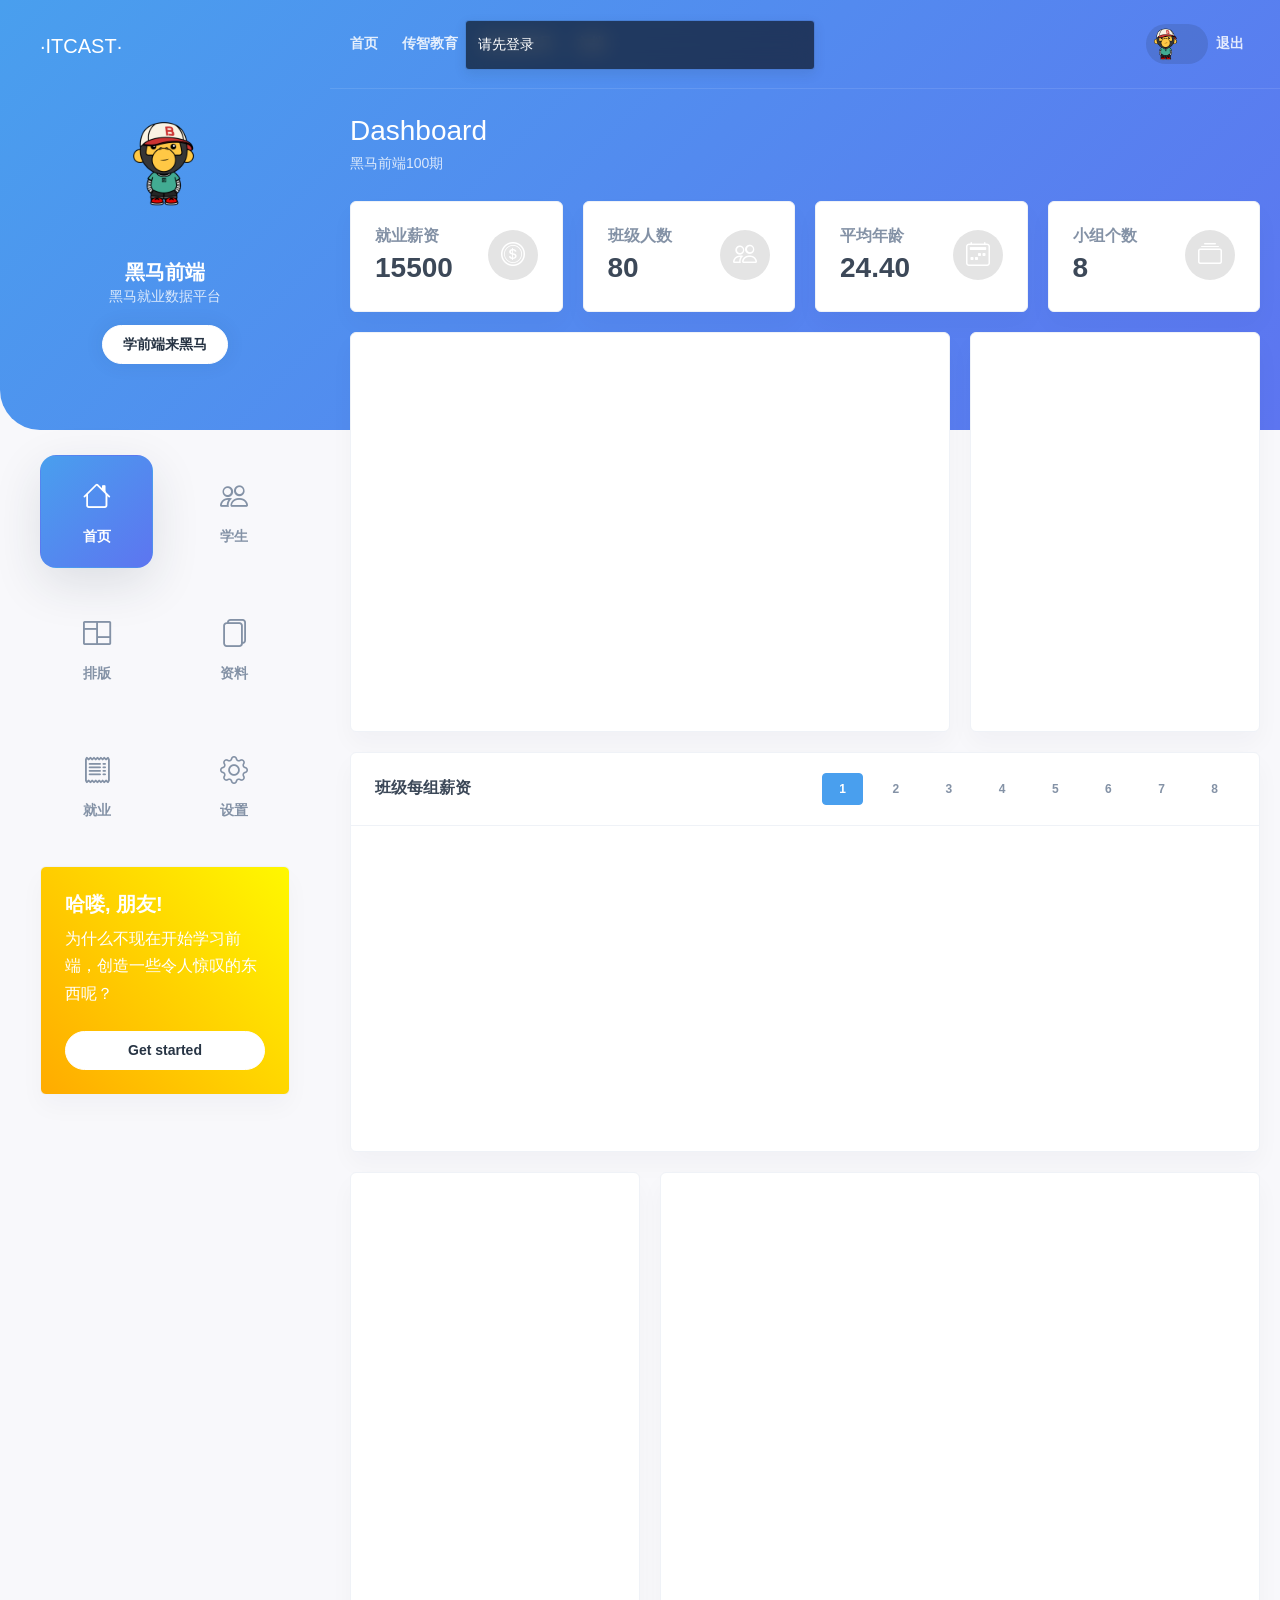
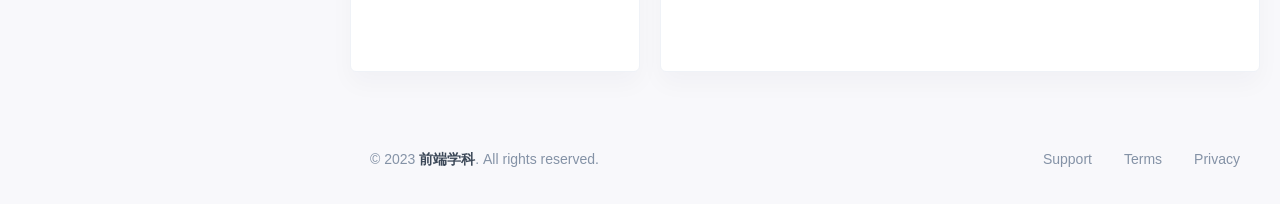
<file: index.html>
<!DOCTYPE html>
<html lang="zh-CN">

<head>
  <meta charset="UTF-8" />
  <meta http-equiv="X-UA-Compatible" content="IE=edge" />
  <meta name="viewport" content="width=device-width, initial-scale=1.0" />
  <title>首页</title>
  <link rel="stylesheet" href="./bootstrap/bootstrap.min.css" />
  <link rel="stylesheet" href="./bootstrap/bootstrap-icons.css" />
  <link rel="stylesheet" href="./css/common.css" />
  <link rel="stylesheet" href="./css/index.css" />
</head>

<body class="application application-offset sidenav-pinned ready">
  <div class="container-fluid container-application">
    <div class="sidenav show" id="sidenav-main">
      <!-- Sidenav header -->
      <div class="sidenav-header d-flex align-items-center">
        <a class="navbar-brand" href="./index.html">
          <span class="logo">·ITCAST·</span>
        </a>
      </div>
      <!-- User mini profile -->
      <div class="sidenav-user d-flex flex-column align-items-center justify-content-between text-center">
        <!-- Avatar -->
        <div>
          <a href="#" class="avatar rounded-circle avatar-xl">
            <img alt="Image placeholder" src="./imgs/avatar.png" class="" />
          </a>
          <div class="mt-5">
            <h5 class="mb-0 text-white">黑马前端</h5>
            <span class="d-block text-sm text-white opacity-8 mb-3">黑马就业数据平台</span>
            <a href="javascript:;" class="btn btn-sm btn-white btn-icon rounded-pill shadow hover-translate-y-n3">
              <span class="btn-inner--text">学前端来黑马</span>
            </a>
          </div>
        </div>
      </div>
      <!-- Application nav -->
      <div class="nav-application clearfix">
        <a href="./index.html" class="btn btn-square text-sm active">
          <span class="btn-inner--icon d-block"><i class="bi bi-house bi-2x"></i></span>
          <span class="btn-inner--icon d-block pt-2">首页</span>
        </a>
        <a href="./student.html" class="btn btn-square text-sm">
          <span class="btn-inner--icon d-block"><i class="bi bi-people bi-2x"></i></span>
          <span class="btn-inner--icon d-block pt-2">学生</span>
        </a>
        <a href="javascript:;" class="btn btn-square text-sm">
          <span class="btn-inner--icon d-block"><i class="bi bi-columns bi-2x"></i></span>
          <span class="btn-inner--icon d-block pt-2">排版</span>
        </a>
        <a href="javascript:;" class="btn btn-square text-sm">
          <span class="btn-inner--icon d-block"><i class="bi bi-files bi-2x"></i></span>
          <span class="btn-inner--icon d-block pt-2">资料</span>
        </a>
        <a href="javascript:;" class="btn btn-square text-sm">
          <span class="btn-inner--icon d-block"><i class="bi bi-receipt bi-2x"></i></span>
          <span class="btn-inner--icon d-block pt-2">就业</span>
        </a>
        <a href="javascript:;" class="btn btn-square text-sm">
          <span class="btn-inner--icon d-block"><i class="bi bi-gear bi-2x"></i></span>
          <span class="btn-inner--icon d-block pt-2">设置</span>
        </a>
      </div>
      <!-- Misc area -->
      <div class="card bg-gradient-warning">
        <div class="card-body">
          <h5 class="text-white">哈喽, 朋友!</h5>
          <p class="text-white mb-4">为什么不现在开始学习前端，创造一些令人惊叹的东西呢？</p>
          <a href="http://itcast.cn" class="btn btn-sm btn-block btn-white rounded-pill" target="_blank">Get started</a>
        </div>
      </div>
    </div>
    <div class="main-content position-relative">
      <nav class="navbar navbar-main navbar-expand-lg navbar-dark navbar-border" id="navbar-main">
        <div class="container-fluid">
          <!-- Navbar nav -->
          <div class="collapse navbar-collapse navbar-collapse-fade" id="navbar-main-collapse">
            <ul class="navbar-nav align-items-lg-center">
              <!-- Home  -->
              <li class="nav-item">
                <a class="nav-link pl-lg-0" href="./index.html"> 首页 </a>
              </li>
              <li class="nav-item">
                <a class="nav-link pl-lg-0" href="./index.html"> 传智教育 </a>
              </li>
              <li class="nav-item">
                <a class="nav-link pl-lg-0" href="./index.html"> 黑马程序员 </a>
              </li>
              <li class="nav-item">
                <a class="nav-link pl-lg-0" href="./index.html"> 文档 </a>
              </li>
            </ul>
            <!-- Right menu -->
            <ul class="navbar-nav ml-lg-auto align-items-center d-none d-lg-flex">
              <li class="nav-item dropdown dropdown-animate">
                <a class="nav-link pr-lg-0" href="javascript:void(0)" role="button" data-toggle="dropdown" aria-haspopup="true" aria-expanded="false">
                  <div class="media media-pill align-items-center">
                    <span class="avatar rounded-circle">
                      <img alt="Image placeholder" src="./imgs/avatar.png" />
                    </span>
                    <div class="ml-2 d-none d-lg-block">
                      <span class="mb-0 text-sm font-weight-bold username">Admin</span>
                    </div>
                  </div>
                </a>
              </li>
              <li class="nav-item">
                <a class="nav-link pl-lg-0" id="logout" href="javascript:;"> 退出 </a>
              </li>
            </ul>
          </div>
        </div>
      </nav>
      <div class="page-content">
        <!-- Page Title -->
        <div class="page-title">
          <div class="row justify-content-between align-items-center">
            <div class="col-md-6 mb-3 mb-md-0">
              <h5 class="h3 font-weight-400 mb-0 text-white">Dashboard</h5>
              <span class="text-sm text-white opacity-8">黑马前端100期</span>
            </div>
          </div>
        </div>
        <!-- charts -->
        <div class="row">
          <div class="col-xl-3 col-md-6">
            <div class="card card-stats">
              <div class="card-body">
                <div class="row">
                  <div class="col">
                    <h6 class="text-muted mb-1">就业薪资</h6>
                    <span class="h3 font-weight-bold mb-0 salary">15500</span>
                  </div>
                  <div class="col-auto">
                    <i class="bi bi-coin"></i>
                  </div>
                </div>
              </div>
            </div>
          </div>
          <div class="col-xl-3 col-md-6">
            <div class="card card-stats">
              <div class="card-body">
                <div class="row">
                  <div class="col">
                    <h6 class="text-muted mb-1">班级人数</h6>
                    <span class="h3 font-weight-bold mb-0 student_count">80</span>
                  </div>
                  <div class="col-auto">
                    <i class="bi bi-people"></i>
                  </div>
                </div>
              </div>
            </div>
          </div>
          <div class="col-xl-3 col-md-6">
            <div class="card card-stats">
              <div class="card-body">
                <div class="row">
                  <div class="col">
                    <h6 class="text-muted mb-1">平均年龄</h6>
                    <span class="h3 font-weight-bold mb-0 age">24.40</span>
                  </div>
                  <div class="col-auto">
                    <i class="bi bi-calendar2-week"></i>
                  </div>
                </div>
              </div>
            </div>
          </div>
          <div class="col-xl-3 col-md-6">
            <div class="card card-stats">
              <!-- Card body -->
              <div class="card-body">
                <div class="row">
                  <div class="col">
                    <h6 class="text-muted mb-1">小组个数</h6>
                    <span class="h3 font-weight-bold mb-0 group_count">8</span>
                  </div>
                  <div class="col-auto">
                    <i class="bi bi-collection"></i>
                  </div>
                </div>
              </div>
            </div>
          </div>
        </div>
        <div class="row">
          <div class="col col-xl-8">
            <div class="card" id="line" style="height: 400px"></div>
          </div>
          <div class="col col-xl-4">
            <div class="card" id="salary" style="height: 400px"></div>
          </div>
          <div class="col col-xl-12">
            <div class="card" style="height: 400px">
              <div class="card-header">
                <div class="d-flex justify-content-between align-items-center">
                  <h6 class="mb-0">班级每组薪资</h6>
                  <div id="btns">
                    <button type="button" class="btn btn-xs btn-blue">1</button>
                    <button type="button" class="btn btn-xs">2</button>
                    <button type="button" class="btn btn-xs">3</button>
                    <button type="button" class="btn btn-xs">4</button>
                    <button type="button" class="btn btn-xs">5</button>
                    <button type="button" class="btn btn-xs">6</button>
                    <button type="button" class="btn btn-xs">7</button>
                    <button type="button" class="btn btn-xs">8</button>
                  </div>
                </div>
              </div>
              <div class="card-body p-0" id="lines"></div>
            </div>
          </div>
          <div class="col col-xl-4">
            <div class="card" id="gender" style="height: 500px"></div>
          </div>
          <div class="col col-xl-8">
            <div class="card" id="map" style="height: 500px"></div>
          </div>
        </div>
        <!-- footer -->
        <div class="footer pt-5 pb-4 footer-light" id="footer-main">
          <div class="row text-center text-sm-left align-items-sm-center">
            <div class="col-sm-6">
              <p class="text-sm mb-0">© 2023 <a href="https://itcast.cn" class="h6 text-sm" target="_blank">前端学科</a>. All rights reserved.</p>
            </div>
            <div class="col-sm-6 mb-md-0">
              <ul class="nav justify-content-center justify-content-md-end">
                <li class="nav-item">
                  <a class="nav-link" href="#">Support</a>
                </li>
                <li class="nav-item">
                  <a class="nav-link" href="#">Terms</a>
                </li>
                <li class="nav-item">
                  <a class="nav-link pr-0" href="#">Privacy</a>
                </li>
              </ul>
            </div>
          </div>
        </div>
      </div>
    </div>
  </div>
  <!-- toast -->
  <div class=" toast bg-rgba my-toast" data-bs-delay="1500" aria-live="assertive" aria-atomic="true" role="alert">
    <div class="toast-body">提示消息</div>
  </div>
  <script src="./bootstrap/bootstrap.min.js"></script>
  <script src="./lib/axios.js"></script>
  <script src="./lib/echarts.min.js"></script>
  <script src="./lib/china.js"></script>
  <!-- 公共逻辑 -->
  <script src="./js/common.js"></script>
  <!-- 核心逻辑 -->
  <script src="./js/index.js"></script>
</body>

</html>
</file>
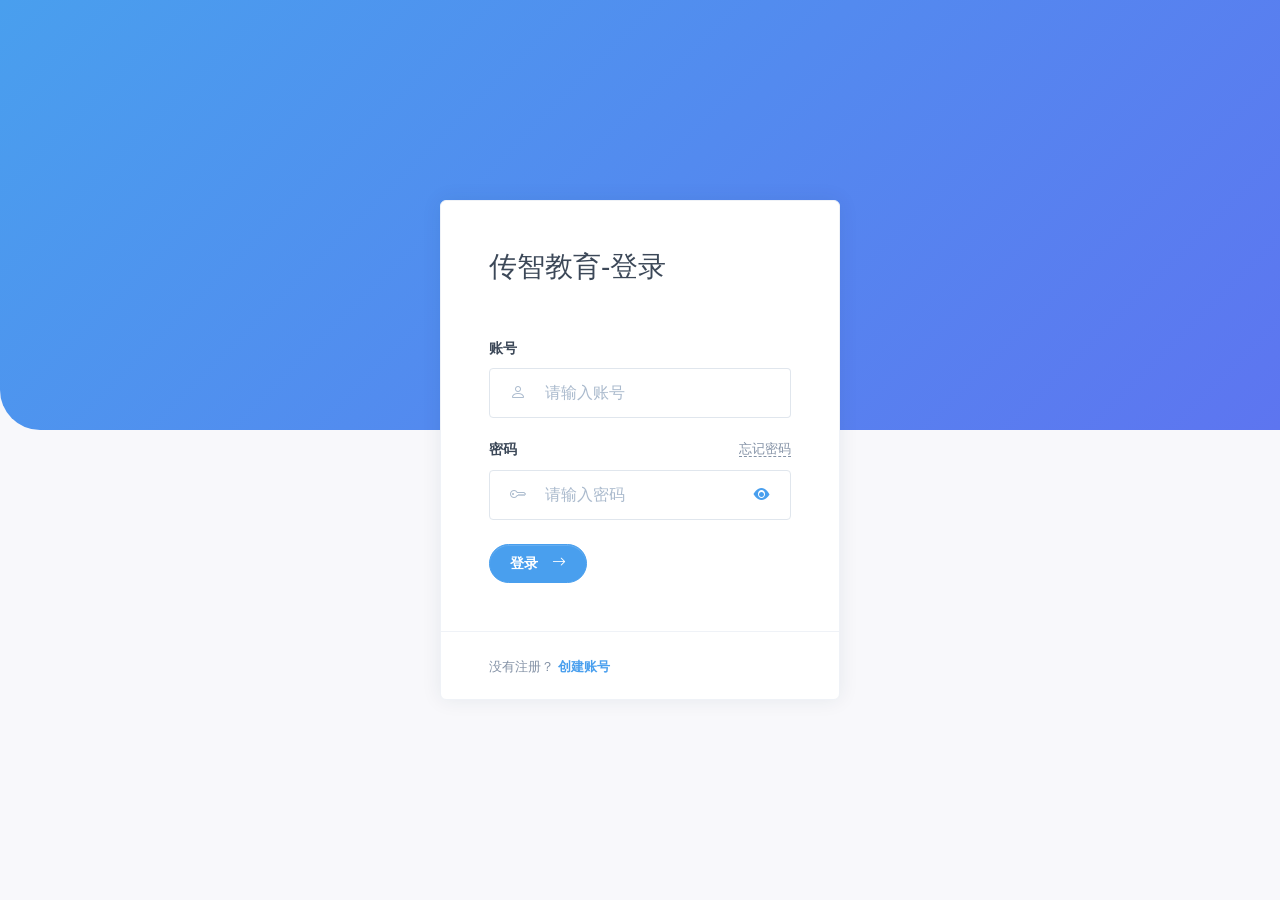
<file: login.html>
<!DOCTYPE html>
<html lang="zh-CN">

<head>
  <meta charset="UTF-8" />
  <meta http-equiv="X-UA-Compatible" content="IE=edge" />
  <meta name="viewport" content="width=device-width, initial-scale=1.0" />
  <title>登录</title>
  <link rel="stylesheet" href="./bootstrap/bootstrap.min.css" />
  <link rel="stylesheet" href="./bootstrap/bootstrap-icons.css" />
  <link rel="stylesheet" href="./css/common.css" />
  <link rel="stylesheet" href="./css/login.css" />
</head>

<body class="application application-offset sidenav-pinned ready">
  <div class="container-fluid container-application">
    <div class="main-content position-relative">
      <!-- Page content -->
      <div class="page-content">
        <div class="min-vh-100 py-5 d-flex align-items-center">
          <div class="w-100">
            <div class="row justify-content-center">
              <div class="col-sm-8 col-lg-4">
                <div class="card shadow zindex-100 mb-0">
                  <div class="card-body px-md-5 py-5">
                    <div class="mb-5">
                      <h6 class="h3">传智教育-登录</h6>
                    </div>
                    <span class="clearfix"></span>
                    <form class="login-form" role="form" autocomplete="off">
                      <div class="form-group">
                        <label class="form-control-label">账号</label>
                        <div class="input-group input-group-merge">
                          <div class="input-group-prepend">
                            <span class="input-group-text"><i class="bi bi-person"></i></span>
                          </div>
                          <input name="username" type="text" class="form-control" id="input-email" placeholder="请输入账号" />
                        </div>
                      </div>
                      <div class="form-group mb-4">
                        <div class="d-flex align-items-center justify-content-between">
                          <div>
                            <label class="form-control-label">密码</label>
                          </div>
                          <div class="mb-2">
                            <a href="javascript:;" class="small text-muted text-underline--dashed border-primary">忘记密码</a>
                          </div>
                        </div>
                        <div class="input-group input-group-merge">
                          <div class="input-group-prepend">
                            <span class="input-group-text"><i class="bi bi-key"></i></span>
                          </div>
                          <input name="password" type="password" class="form-control" id="input-password" placeholder="请输入密码" />
                          <div class="input-group-append">
                            <span class="input-group-text">
                              <a href="javascript:;" data-toggle="password-text" data-target="#input-password">
                                <i class="bi bi-eye-fill text-blue"></i>
                              </a>
                            </span>
                          </div>
                        </div>
                      </div>
                      <div class="mt-4">
                        <button id="btn-login" type="button" class="btn btn-sm btn-info btn-icon btn-blue rounded-pill">
                          <span class="btn-inner--text">登录</span>
                          <span class="btn-inner--icon"><i class="bi bi-arrow-right"></i></span>
                        </button>
                      </div>
                    </form>
                  </div>
                  <div class="card-footer px-md-5"><small>没有注册？</small> <a href="./register.html" class="small font-weight-bold text-blue">创建账号</a></div>
                </div>
              </div>
            </div>
          </div>
        </div>
      </div>
    </div>
  </div>
  <!-- toast -->
  <div class=" toast bg-rgba my-toast" data-bs-delay="1500" aria-live="assertive" aria-atomic="true" role="alert">
    <div class="toast-body">提示消息</div>
  </div>
  <script src="./bootstrap/bootstrap.min.js"></script>
  <script src="./lib/form-serialize.js"></script>
  <script src="./lib/axios.js"></script>
  <!-- 公共逻辑 -->
  <script src="./js/common.js"></script>
  <!-- 核心逻辑 -->
  <script src="./js/login.js"></script>
</body>

</html>
</file>
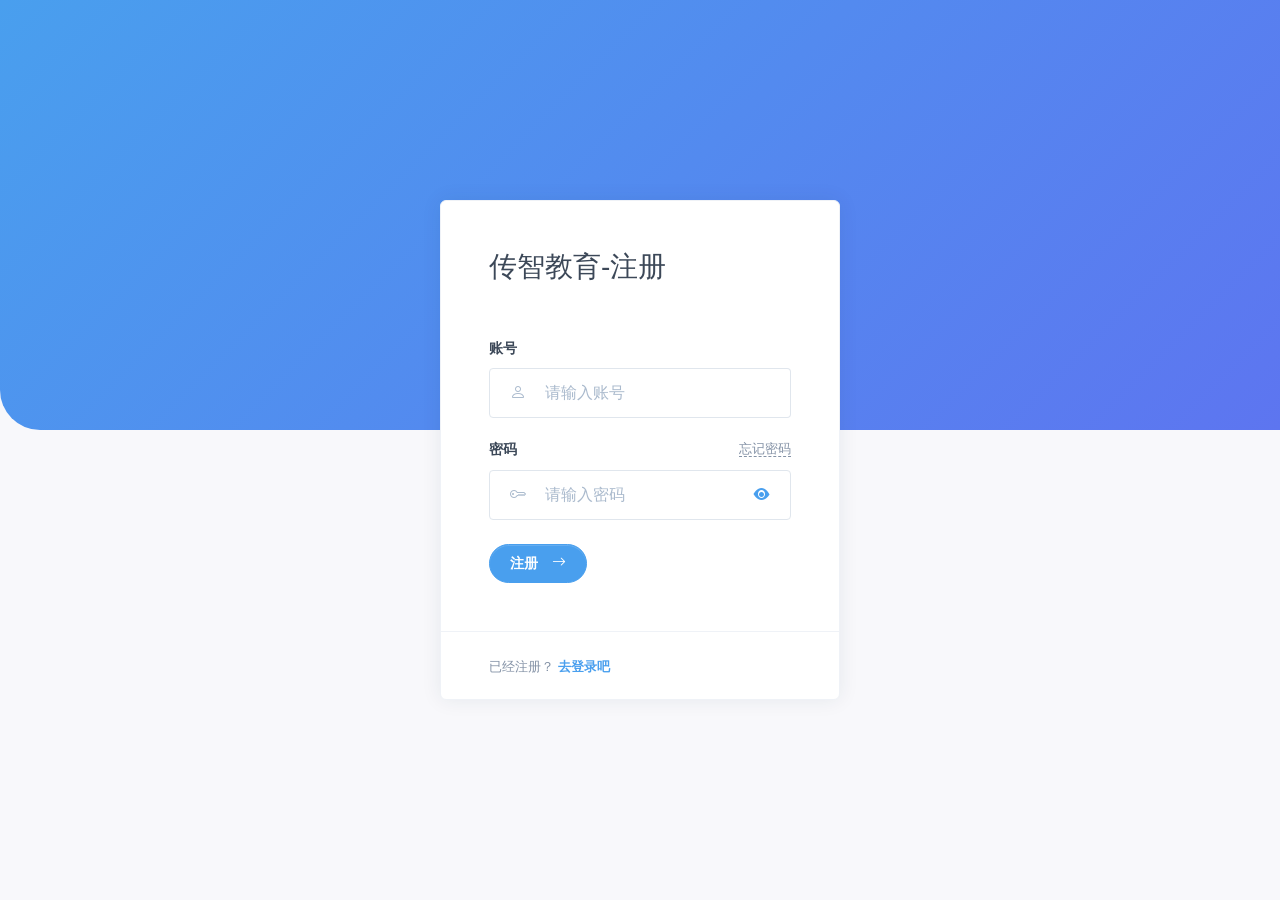
<file: register.html>
<!DOCTYPE html>
<html lang="zh-CN">

<head>
  <meta charset="UTF-8" />
  <meta http-equiv="X-UA-Compatible" content="IE=edge" />
  <meta name="viewport" content="width=device-width, initial-scale=1.0" />
  <title>登录</title>
  <link rel="stylesheet" href="./bootstrap/bootstrap.min.css" />
  <link rel="stylesheet" href="./bootstrap/bootstrap-icons.css" />
  <link rel="stylesheet" href="./css/common.css" />
  <link rel="stylesheet" href="./css/login.css" />
</head>

<body class="application application-offset sidenav-pinned ready">
  <div class="container-fluid container-application">
    <div class="main-content position-relative">
      <!-- Page content -->
      <div class="page-content">
        <div class="min-vh-100 py-5 d-flex align-items-center">
          <div class="w-100">
            <div class="row justify-content-center">
              <div class="col-sm-8 col-lg-4">
                <div class="card shadow zindex-100 mb-0">
                  <div class="card-body px-md-5 py-5">
                    <div class="mb-5">
                      <h6 class="h3">传智教育-注册</h6>
                    </div>
                    <span class="clearfix"></span>
                    <form class="register-form" role="form" autocomplete="off">
                      <div class="form-group">
                        <label class="form-control-label">账号</label>
                        <div class="input-group input-group-merge">
                          <div class="input-group-prepend">
                            <span class="input-group-text"><i class="bi bi-person"></i></span>
                          </div>
                          <input name="username" type="text" class="form-control" id="input-email" placeholder="请输入账号" />
                        </div>
                      </div>
                      <div class="form-group mb-4">
                        <div class="d-flex align-items-center justify-content-between">
                          <div>
                            <label class="form-control-label">密码</label>
                          </div>
                          <div class="mb-2">
                            <a href="javascript:;" class="small text-muted text-underline--dashed border-primary">忘记密码</a>
                          </div>
                        </div>
                        <div class="input-group input-group-merge">
                          <div class="input-group-prepend">
                            <span class="input-group-text"><i class="bi bi-key"></i></span>
                          </div>
                          <input name="password" type="password" class="form-control" id="input-password" placeholder="请输入密码" />
                          <div class="input-group-append">
                            <span class="input-group-text">
                              <a href="javascript:;" data-toggle="password-text" data-target="#input-password">
                                <i class="bi bi-eye-fill text-blue"></i>
                              </a>
                            </span>
                          </div>
                        </div>
                      </div>
                      <div class="mt-4">
                        <button id="btn-register" type="button" class="btn btn-sm btn-info btn-icon btn-blue rounded-pill ">
                          <span class="btn-inner--text">注册</span>
                          <span class="btn-inner--icon"><i class="bi bi-arrow-right"></i></span>
                        </button>
                      </div>
                    </form>
                  </div>
                  <div class="card-footer px-md-5">
                    <small>已经注册？</small> <a href="./login.html" class="small font-weight-bold text-blue">去登录吧</a>
                  </div>
                </div>
              </div>
            </div>
          </div>
        </div>
      </div>
    </div>
  </div>
  <!-- toast -->
  <div class=" toast bg-rgba my-toast" data-bs-delay="1500" aria-live="assertive" aria-atomic="true" role="alert">
    <div class="toast-body">提示消息</div>
  </div>
  <script src="./bootstrap/bootstrap.min.js"></script>
  <script src="./lib/form-serialize.js"></script>
  <script src="./lib/axios.js"></script>
  <!-- 公共逻辑 -->
  <script src="./js/common.js"></script>
  <!-- 核心逻辑 -->
  <script src="./js/register.js"></script>
  <script>

  </script>
</body>

</html>
</file>
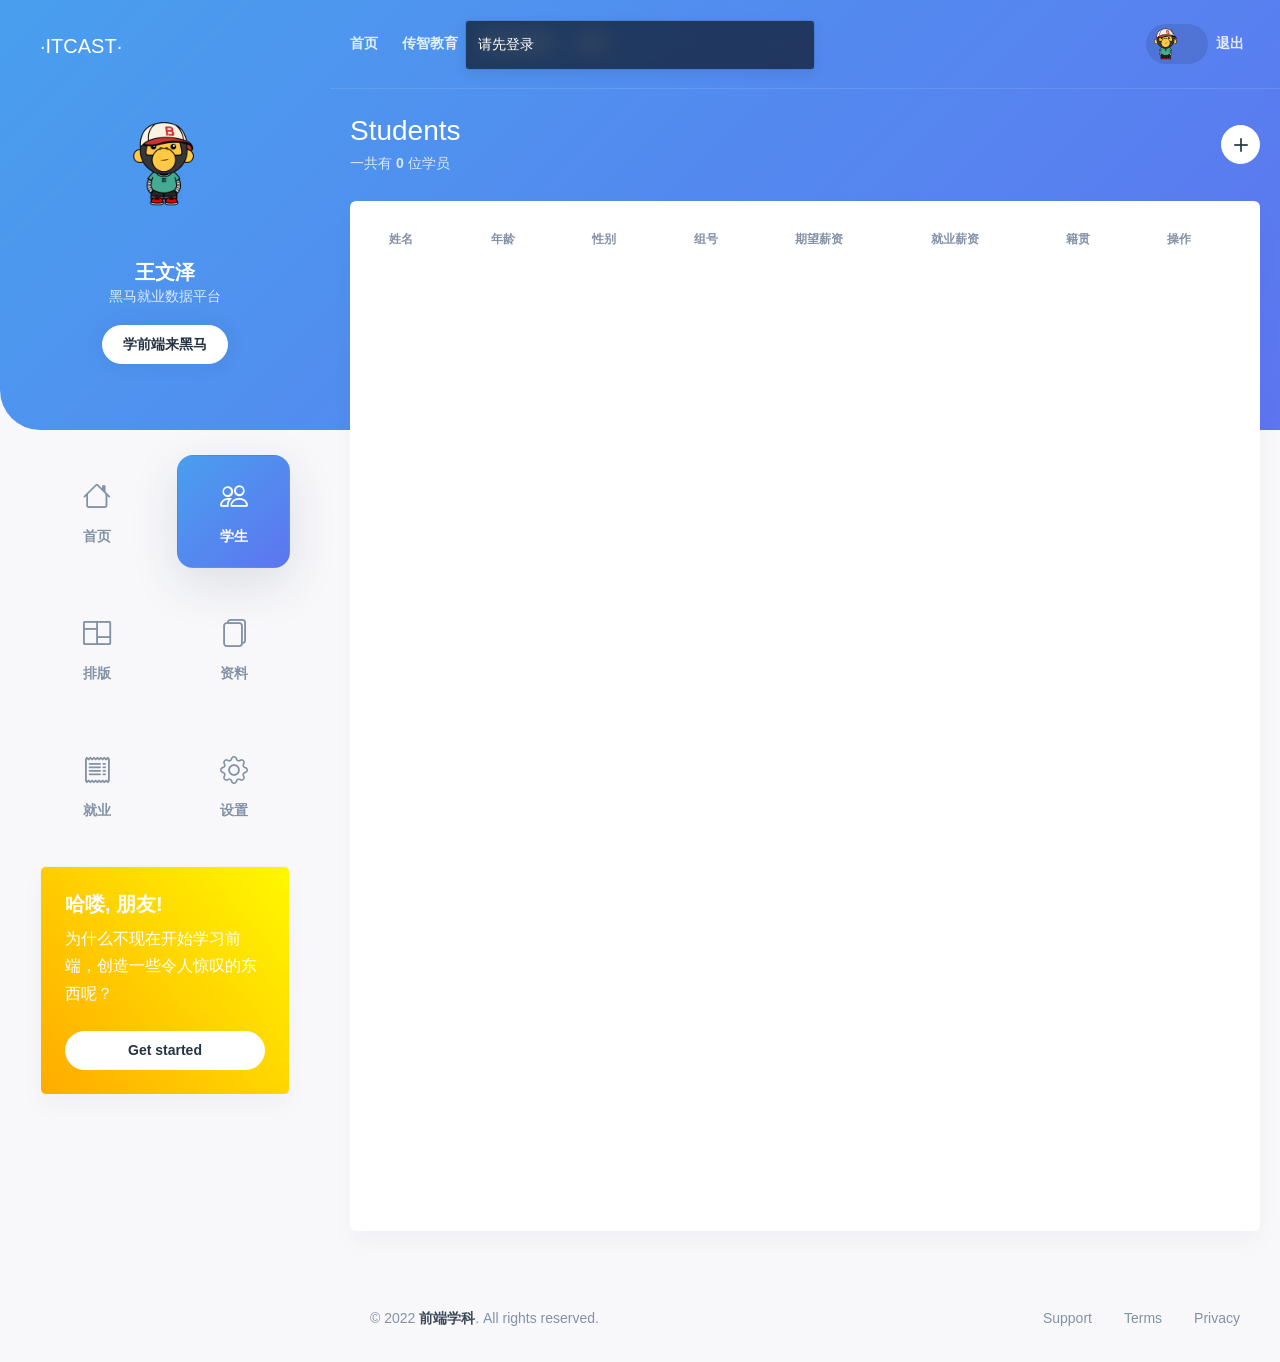
<file: student.html>
<!DOCTYPE html>
<html lang="zh-CN">

<head>
  <meta charset="UTF-8" />
  <meta http-equiv="X-UA-Compatible" content="IE=edge" />
  <meta name="viewport" content="width=device-width, initial-scale=1.0" />
  <title>学生</title>
  <link rel="stylesheet" href="./bootstrap/bootstrap.min.css" />
  <link rel="stylesheet" href="./bootstrap/bootstrap-icons.css" />
  <link rel="stylesheet" href="./css/common.css" />
  <link rel="stylesheet" href="./css/student.css" />
</head>

<body class="application application-offset sidenav-pinned ready">
  <div class="container-fluid container-application">
    <div class="sidenav show" id="sidenav-main">
      <!-- Sidenav header -->
      <div class="sidenav-header d-flex align-items-center">
        <a class="navbar-brand" href="./index.html">
          <span class="logo">·ITCAST·</span>
        </a>
      </div>
      <!-- User mini profile -->
      <div class="sidenav-user d-flex flex-column align-items-center justify-content-between text-center">
        <!-- Avatar -->
        <div>
          <a href="#" class="avatar rounded-circle avatar-xl">
            <img alt="Image placeholder" src="./imgs/avatar.png" class="" />
          </a>
          <div class="mt-5">
            <h5 class="mb-0 text-white">王文泽</h5>
            <span class="d-block text-sm text-white opacity-8 mb-3">黑马就业数据平台</span>
            <a href="javascript:;" class="btn btn-sm btn-white btn-icon rounded-pill shadow hover-translate-y-n3">
              <span class="btn-inner--text">学前端来黑马</span>
            </a>
          </div>
        </div>
      </div>
      <!-- Application nav -->
      <div class="nav-application clearfix">
        <a href="./index.html" class="btn btn-square text-sm">
          <span class="btn-inner--icon d-block"><i class="bi bi-house bi-2x"></i></span>
          <span class="btn-inner--icon d-block pt-2">首页</span>
        </a>
        <a href="./student.html" class="btn btn-square text-sm active">
          <span class="btn-inner--icon d-block"><i class="bi bi-people bi-2x"></i></span>
          <span class="btn-inner--icon d-block pt-2">学生</span>
        </a>
        <a href="javascript:;" class="btn btn-square text-sm">
          <span class="btn-inner--icon d-block"><i class="bi bi-columns bi-2x"></i></span>
          <span class="btn-inner--icon d-block pt-2">排版</span>
        </a>
        <a href="javascript:;" class="btn btn-square text-sm">
          <span class="btn-inner--icon d-block"><i class="bi bi-files bi-2x"></i></span>
          <span class="btn-inner--icon d-block pt-2">资料</span>
        </a>
        <a href="javascript:;" class="btn btn-square text-sm">
          <span class="btn-inner--icon d-block"><i class="bi bi-receipt bi-2x"></i></span>
          <span class="btn-inner--icon d-block pt-2">就业</span>
        </a>
        <a href="javascript:;" class="btn btn-square text-sm">
          <span class="btn-inner--icon d-block"><i class="bi bi-gear bi-2x"></i></span>
          <span class="btn-inner--icon d-block pt-2">设置</span>
        </a>
      </div>
      <!-- Misc area -->
      <div class="card bg-gradient-warning">
        <div class="card-body">
          <h5 class="text-white">哈喽, 朋友!</h5>
          <p class="text-white mb-4">为什么不现在开始学习前端，创造一些令人惊叹的东西呢？</p>
          <a href="http://itcast.cn" class="btn btn-sm btn-block btn-white rounded-pill" target="_blank">Get started</a>
        </div>
      </div>
    </div>
    <div class="main-content position-relative">
      <nav class="navbar navbar-main navbar-expand-lg navbar-dark navbar-border" id="navbar-main">
        <div class="container-fluid">
          <!-- Navbar nav -->
          <div class="collapse navbar-collapse navbar-collapse-fade" id="navbar-main-collapse">
            <ul class="navbar-nav align-items-lg-center">
              <!-- Home  -->
              <li class="nav-item">
                <a class="nav-link pl-lg-0" href="./index.html"> 首页 </a>
              </li>
              <li class="nav-item">
                <a class="nav-link pl-lg-0" href="./index.html"> 传智教育 </a>
              </li>
              <li class="nav-item">
                <a class="nav-link pl-lg-0" href="./index.html"> 黑马程序员 </a>
              </li>
              <li class="nav-item">
                <a class="nav-link pl-lg-0" href="./index.html"> 文档 </a>
              </li>
            </ul>
            <!-- Right menu -->
            <ul class="navbar-nav ml-lg-auto align-items-center d-none d-lg-flex">
              <li class="nav-item dropdown dropdown-animate">
                <a class="nav-link pr-lg-0" href="javascript:void(0)" role="button" data-toggle="dropdown" aria-haspopup="true" aria-expanded="false">
                  <div class="media media-pill align-items-center">
                    <span class="avatar rounded-circle">
                      <img alt="Image placeholder" src="./imgs/avatar.png" />
                    </span>
                    <div class="ml-2 d-none d-lg-block">
                      <span class="mb-0 text-sm font-weight-bold username">Admin</span>
                    </div>
                  </div>
                </a>
              </li>
              <li class="nav-item">
                <a class="nav-link pl-lg-0" id="logout" href="javascript:;"> 退出 </a>
              </li>
            </ul>
          </div>
        </div>
      </nav>
      <div class="page-content">
        <div class="page-title mb-3">
          <div class="row justify-content-between align-items-center">
            <div class="col-md-6 mb-3 mb-md-0">
              <h5 class="h3 font-weight-400 mb-0 text-white">Students</h5>
              <span class="text-sm text-white opacity-8">一共有 <b class="total">0</b> 位学员</span>
            </div>
            <div class="col-md-6 d-flex align-items-center justify-content-between justify-content-md-end">
              <a id="openModal" href="javascript:;" class="btn btn-sm btn-white btn-icon-only rounded-circle ml-4">
                <span class="btn-inner--icon"><i class="bi bi-plus bi-2x"></i></span>
              </a>
            </div>
          </div>
        </div>
        <div class="row">
          <div class="col">
            <div class="card card-fluid">
              <div class="table-responsive" style="min-height: 1000px">
                <table class="table align-items-center">
                  <thead>
                    <tr>
                      <th>姓名</th>
                      <th>年龄</th>
                      <th>性别</th>
                      <th>组号</th>
                      <th>期望薪资</th>
                      <th>就业薪资</th>
                      <th>籍贯</th>
                      <th>操作</th>
                    </tr>
                  </thead>
                  <tbody class="list">
                    <!-- <tr>
                      <td>张杰</td>
                      <td>20</td>
                      <td>男</td>
                      <td>第2组</td>
                      <td>10000</td>
                      <td>13000</td>
                      <td>北京北京市东城区</td>
                      <td>
                        <a href="javascript:;" class="text-success mr-3"><i class="bi bi-pen"></i></a>
                        <a href="javascript:;" class="text-danger"><i class="bi bi-trash"></i></a>
                      </td>
                    </tr> -->
                  </tbody>
                </table>
              </div>
            </div>
          </div>
        </div>
        <!-- footer -->
        <div class="footer pt-5 pb-4 footer-light" id="footer-main">
          <div class="row text-center text-sm-left align-items-sm-center">
            <div class="col-sm-6">
              <p class="text-sm mb-0">© 2022 <a href="https://itcast.cn" class="h6 text-sm" target="_blank">前端学科</a>. All rights reserved.</p>
            </div>
            <div class="col-sm-6 mb-md-0">
              <ul class="nav justify-content-center justify-content-md-end">
                <li class="nav-item">
                  <a class="nav-link" href="#">Support</a>
                </li>
                <li class="nav-item">
                  <a class="nav-link" href="#">Terms</a>
                </li>
                <li class="nav-item">
                  <a class="nav-link pr-0" href="#">Privacy</a>
                </li>
              </ul>
            </div>
          </div>
        </div>
      </div>
    </div>
  </div>
  <!-- toast -->
  <div class=" toast bg-rgba my-toast" data-bs-delay="1500" aria-live="assertive" aria-atomic="true" role="alert">
    <div class="toast-body">提示消息</div>
  </div>
  <!-- add Modal -->
  <div class="modal fade" id="modal">
    <div class="modal-dialog modal-lg">
      <div class="modal-content">
        <div class="modal-header">
          <h5 class="modal-title">添加学员</h5>
          <button type="button" class="btn-close" data-bs-dismiss="modal" aria-label="Close"></button>
        </div>
        <div class="modal-body">
          <form id="form" class="g-3 row" autocomplete="off" novalidate>
            <div class="col-sm-6">
              <div class="form-group">
                <label class="input-group-label">姓名：</label>
                <input type="text" name="name" class="form-control" placeholder="请输入姓名" />
              </div>
            </div>
            <div class="col-sm-6">
              <div class="form-group">
                <label class="input-group-label">性别：</label>
                <div class="input">
                  <div class="form-check d-inline-block">
                    <input value="0" checked id="cb01" class="form-check-input" type="radio" name="gender" />
                    <label for="cb01" class="form-check-label">男</label>
                  </div>
                  <div class="form-check d-inline-block">
                    <input value="1" id="cb02" class="form-check-input" type="radio" name="gender" />
                    <label for="cb02" class="form-check-label">女</label>
                  </div>
                </div>
              </div>
            </div>
            <div class="col-sm-6">
              <div class="form-group">
                <label class="input-group-label">年龄：</label>
                <input type="text" name="age" class="form-control" placeholder="请输入年龄" />
              </div>
            </div>
            <div class="col-sm-6">
              <div class="form-group">
                <label class="input-group-label">组号：</label>
                <input type="text" name="group" class="form-control" placeholder="请输入1-8组号" />
              </div>
            </div>
            <div class="col-sm-6">
              <div class="form-group">
                <label class="input-group-label">期望薪资：</label>
                <input type="text" name="hope_salary" class="form-control" placeholder="请输入期望薪资" />
              </div>
            </div>
            <div class="col-sm-6">
              <div class="form-group">
                <label class="input-group-label">就业薪资：</label>
                <input type="text" name="salary" class="form-control" placeholder="请输入就业薪资" />
              </div>
            </div>
            <div class="col-sm-12">
              <div class="form-group">
                <label class="input-group-label">籍贯：</label>
                <div class="input pl-0">
                  <select class="form-select custom-select" name="province">
                    <option value="">--省份--</option>
                  </select>
                  <select class="form-select custom-select" name="city">
                    <option value="">--城市--</option>
                  </select>
                  <select class="form-select custom-select" name="area">
                    <option value="">--地区--</option>
                  </select>
                </div>
              </div>
            </div>
          </form>
        </div>
        <div class="modal-footer">
          <button type="button" class="btn btn-secondary" data-bs-dismiss="modal">取消</button>
          <button type="button" class="btn btn-blue" id="submit">确认</button>
        </div>
      </div>
    </div>
  </div>

  <script src="./bootstrap/bootstrap.min.js"></script>
  <script src="./lib/axios.js"></script>
  <script src="./lib/form-serialize.js"></script>
  <!-- 公共逻辑 -->
  <script src="./js/common.js"></script>
  <!-- 核心逻辑 -->
  <script src="./js/student.js"></script>
  <script>

  </script>
</body>

</html>
</file>
